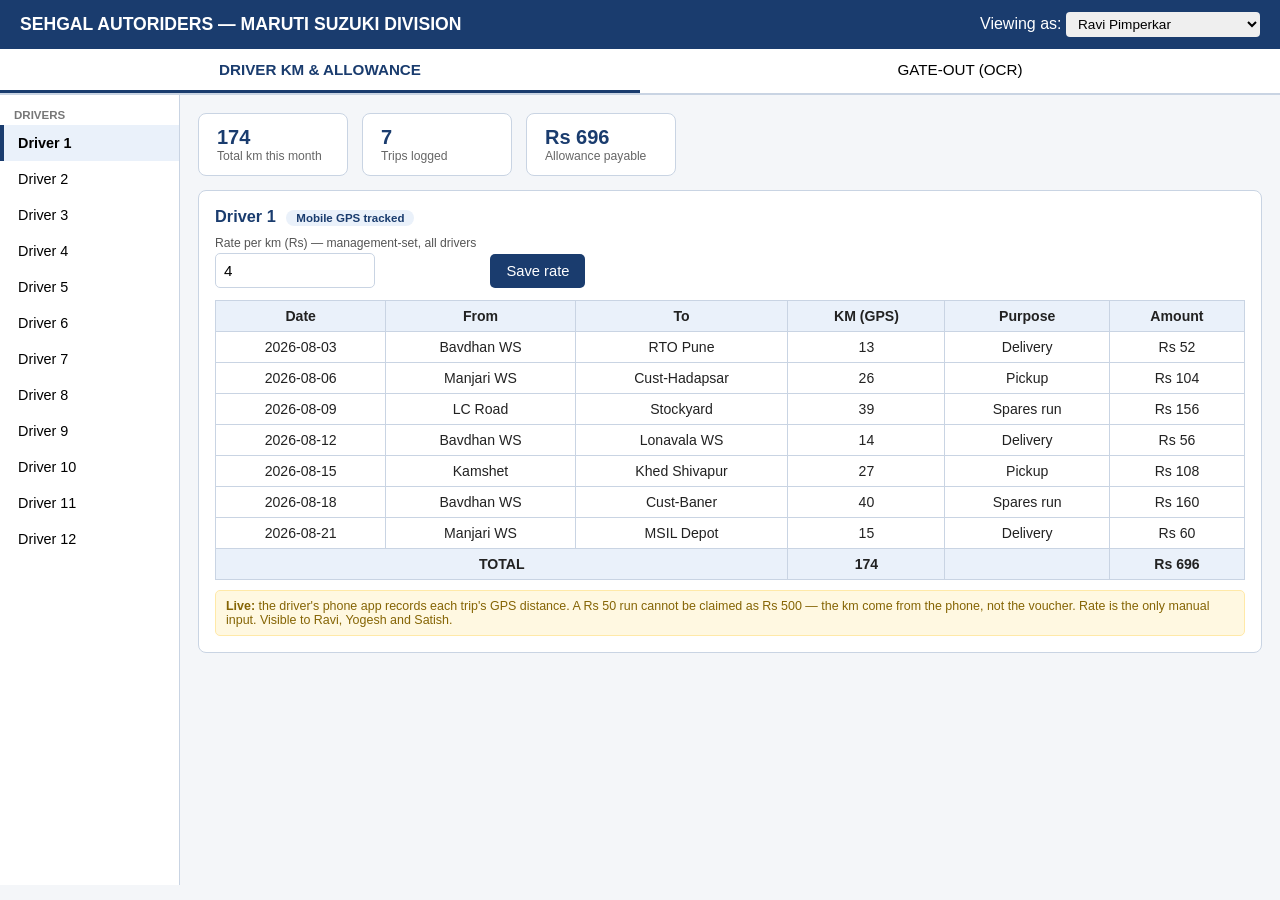
<file: index.html>
<!DOCTYPE html>
<html lang="en">
<head>
<meta charset="UTF-8">
<meta name="viewport" content="width=device-width, initial-scale=1.0">
<title>Sehgal Autoriders - Maruti Suzuki Division</title>
<style>
  * { margin:0; padding:0; box-sizing:border-box; font-family:'Segoe UI', Arial, sans-serif; }
  :root { --blue:#1a3c6e; --lightblue:#eaf1fa; --border:#c9d4e3; --green:#1e7d32; --red:#b23b3b; --amber:#b8860b; }
  body { background:#f4f6f9; color:#222; }
  header { background:var(--blue); color:#fff; padding:12px 20px; display:flex; justify-content:space-between; align-items:center; flex-wrap:wrap; gap:8px; }
  header h1 { font-size:1.1rem; font-weight:600; }
  header select { padding:4px 8px; border-radius:4px; border:none; font-size:.85rem; }
  nav { background:#fff; border-bottom:2px solid var(--border); display:flex; }
  nav button { flex:1; padding:12px; border:none; background:none; font-size:.95rem; cursor:pointer; border-bottom:3px solid transparent; }
  nav button.active { border-bottom-color:var(--blue); color:var(--blue); font-weight:600; }
  .layout { display:flex; min-height:calc(100vh - 110px); }
  aside { width:180px; background:#fff; border-right:1px solid var(--border); padding:10px 0; overflow-y:auto; }
  aside h3 { font-size:.72rem; text-transform:uppercase; color:#777; padding:4px 14px; }
  aside button { display:block; width:100%; text-align:left; padding:10px 14px; border:none; background:none; cursor:pointer; font-size:.9rem; border-left:4px solid transparent; }
  aside button.sel { background:var(--lightblue); border-left-color:var(--blue); font-weight:600; }
  main { flex:1; padding:18px; overflow-x:auto; }
  .card { background:#fff; border:1px solid var(--border); border-radius:8px; padding:16px; margin-bottom:16px; }
  .card h2 { font-size:1.02rem; color:var(--blue); margin-bottom:10px; }
  table { width:100%; border-collapse:collapse; font-size:.88rem; }
  th, td { border:1px solid var(--border); padding:7px 9px; text-align:center; }
  th { background:var(--lightblue); }
  .row-flex { display:flex; gap:14px; flex-wrap:wrap; align-items:end; margin-bottom:12px; }
  .field label { display:block; font-size:.76rem; color:#555; margin-bottom:3px; }
  .field input { padding:8px; border:1px solid var(--border); border-radius:5px; font-size:.95rem; width:160px; }
  .btn { background:var(--blue); color:#fff; border:none; padding:9px 16px; border-radius:5px; cursor:pointer; font-size:.92rem; }
  .btn.alt { background:#fff; color:var(--blue); border:1px solid var(--blue); }
  .note { font-size:.78rem; color:#856404; background:#fff8e1; border:1px solid #ffe9a8; padding:8px 10px; border-radius:5px; margin-top:10px; }
  .pill { display:inline-block; padding:2px 10px; border-radius:12px; font-size:.72rem; background:var(--lightblue); color:var(--blue); margin-left:6px; }
  .stat-row { display:flex; gap:14px; flex-wrap:wrap; margin-bottom:14px; }
  .stat { background:#fff; border:1px solid var(--border); border-radius:8px; padding:12px 18px; min-width:150px; }
  .stat .v { font-size:1.25rem; font-weight:700; color:var(--blue); }
  .stat .l { font-size:.76rem; color:#666; }
  /* OCR cascade */
  .ocr-tree { display:flex; flex-direction:column; gap:8px; margin:12px 0; }
  .engine { display:flex; align-items:center; gap:10px; padding:9px 12px; border:1px solid var(--border); border-radius:6px; background:#fafcff; font-size:.9rem; }
  .engine .dot { width:12px; height:12px; border-radius:50%; background:#ccc; flex-shrink:0; }
  .engine.trying .dot { background:var(--amber); animation:pulse 1s infinite; }
  .engine.ok .dot { background:var(--green); }
  .engine.fail .dot { background:var(--red); }
  .engine .arrow { color:#999; font-size:.8rem; }
  .engine small { color:#888; margin-left:auto; }
  @keyframes pulse { 0%,100%{opacity:1;} 50%{opacity:.35;} }
  .scanbox { border:2px dashed var(--border); border-radius:8px; padding:26px; text-align:center; color:#666; cursor:pointer; background:#fbfdff; }
  .scanbox:hover { border-color:var(--blue); }
  @media (max-width:700px){ .layout{flex-direction:column;} aside{width:100%; display:flex; overflow-x:auto;} aside h3{display:none;} aside button{white-space:nowrap; border-left:none; border-bottom:3px solid transparent;} aside button.sel{border-bottom-color:var(--blue);} }
</style>
</head>
<body>
<header>
  <h1>SEHGAL AUTORIDERS &mdash; MARUTI SUZUKI DIVISION</h1>
  <div>Viewing as:
    <select id="viewer">
      <option>Ravi Pimperkar</option><option>Yogesh Patil</option><option>Satish Ainapure (Finance)</option><option>Gate Guard</option>
    </select>
  </div>
</header>
<nav>
  <button id="tabD" class="active" onclick="showTab('drivers')">DRIVER KM &amp; ALLOWANCE</button>
  <button id="tabG" onclick="showTab('gate')">GATE-OUT (OCR)</button>
</nav>

<div class="layout" id="driversView">
  <aside id="driverList"><h3>Drivers</h3></aside>
  <main>
    <div class="stat-row">
      <div class="stat"><div class="v" id="stKm">0</div><div class="l">Total km this month</div></div>
      <div class="stat"><div class="v" id="stTrips">0</div><div class="l">Trips logged</div></div>
      <div class="stat"><div class="v" id="stAmt">Rs 0</div><div class="l">Allowance payable</div></div>
    </div>
    <div class="card">
      <h2 id="drvTitle">Driver 1 <span class="pill">Mobile GPS tracked</span></h2>
      <div class="row-flex">
        <div class="field"><label>Rate per km (Rs) &mdash; management-set, all drivers</label><input type="number" id="rate" min="0" step="0.5" value="4"></div>
        <button class="btn" onclick="saveRate()">Save rate</button>
      </div>
      <table id="tripTable">
        <thead><tr><th>Date</th><th>From</th><th>To</th><th>KM (GPS)</th><th>Purpose</th><th>Amount</th></tr></thead>
        <tbody></tbody>
        <tfoot><tr><th colspan="3">TOTAL</th><th id="ftKm">0</th><th></th><th id="ftAmt">Rs 0</th></tr></tfoot>
      </table>
      <div class="note"><b>Live:</b> the driver's phone app records each trip's GPS distance. A Rs 50 run cannot be claimed as Rs 500 &mdash; the km come from the phone, not the voucher. Rate is the only manual input. Visible to Ravi, Yogesh and Satish.</div>
    </div>
  </main>
</div>

<div class="layout" id="gateView" style="display:none">
  <main>
    <div class="card">
      <h2>GATE-OUT SCAN (Guard screen)</h2>
      <div class="scanbox" onclick="document.getElementById('photo').click()">
        Tap to photograph the gate pass + number plate<br><small>(camera on the guard's tablet)</small>
      </div>
      <input type="file" id="photo" accept="image/*" capture="environment" style="display:none" onchange="runOCR()">
      <div class="ocr-tree" id="ocrTree">
        <div class="engine" id="eng0"><span class="dot"></span> 1. Google <b>Gemini</b> vision <span class="arrow">(primary reader)</span><small>waiting</small></div>
        <div class="engine" id="eng1"><span class="dot"></span> 2. Google <b>Cloud Vision API</b> <span class="arrow">(fallback if Gemini fails)</span><small>waiting</small></div>
        <div class="engine" id="eng2"><span class="dot"></span> 3. On-device <b>Document Scanner</b> OCR <span class="arrow">(final fallback, offline)</span><small>waiting</small></div>
        <div class="engine" id="eng3"><span class="dot"></span> 4. <b>Manual entry</b> <span class="arrow">(guard types it)</span><small>always available</small></div>
      </div>
      <div class="row-flex">
        <div class="field"><label>Gate pass no.</label><input id="gp" placeholder="GP-000123"></div>
        <div class="field"><label>Vehicle Reg No.</label><input id="reg" placeholder="MH12AB1234"></div>
        <div class="field"><label>Job Card / Reason</label><input id="jc" placeholder="JC26001234 or Delivery"></div>
        <button class="btn" onclick="gateOut()">RECORD EXIT</button>
      </div>
      <div class="note"><b>OCR engine tree (as specified):</b> each photo is read by <b>Gemini</b> first; if it cannot read the plate/pass it falls to <b>Google Cloud Vision</b>; if that also fails (poor light, no network) the <b>on-device document scanner</b> reads it offline; the guard can always correct or type manually. Backend deployable on <b>Azure</b> or <b>AWS</b>. This page simulates the cascade &mdash; wire real API keys in the backend (endpoints are stubbed in the code as <code>OCR.endpoints</code>).</div>
    </div>
    <div class="card">
      <h2>EXIT LOG <span class="pill">Finance (Satish) view</span></h2>
      <p style="font-size:.82rem;color:#555;margin-bottom:8px">Every exit is matched later against DMS job cards. A vehicle that left with no JC shows in <b style="color:var(--red)">red</b> &mdash; that is the un-billed-exit leak your camera-OCR gate closes.</p>
      <table id="gateTable">
        <thead><tr><th>#</th><th>Date-Time</th><th>Gate Pass</th><th>Reg No</th><th>JC / Reason</th><th>Read by</th><th>Guard</th></tr></thead>
        <tbody></tbody>
      </table>
    </div>
  </main>
</div>

<script>
// ---- OCR cascade (stub: replace endpoints with real backend that holds the API keys) ----
const OCR = {
  endpoints: { gemini:"/api/ocr/gemini", cloudVision:"/api/ocr/cloud-vision", docScanner:"local" },
  // demo: deterministically decide which engine "succeeds" so the cascade is visible
  async read(seed){
    const steps=["eng0","eng1","eng2"];
    let winner = seed % 3; // 0 gemini, 1 vision, 2 scanner
    for(let i=0;i<steps.length;i++){
      setEng(steps[i],"trying","reading...");
      await wait(700);
      if(i<winner){ setEng(steps[i],"fail","could not read"); }
      else { setEng(steps[i],"ok","READ OK"); return {engine:["Gemini","Cloud Vision","Doc Scanner"][i], plate:demoPlate(seed), pass:"GP-"+String(1000+seed)}; }
    }
    setEng("eng3","ok","type manually"); return {engine:"Manual", plate:"", pass:""};
  }
};
function setEng(id,cls,msg){ const e=document.getElementById(id); e.className="engine "+cls; e.querySelector("small").textContent=msg; }
function resetEng(){ ["eng0","eng1","eng2","eng3"].forEach(id=>setEng(id,"","waiting")); }
function wait(ms){ return new Promise(r=>setTimeout(r,ms)); }
function demoPlate(s){ const l="ABCDEFGHJKLMNPQRSTUVWX"; return "MH12"+l[s%22]+l[(s*3)%22]+String(1000+(s*137)%9000); }
async function runOCR(){
  resetEng();
  const seed=Math.floor((Date.now()/1000))%97;
  const res=await OCR.read(seed);
  if(res.plate) document.getElementById("reg").value=res.plate;
  if(res.pass) document.getElementById("gp").value=res.pass;
  document.getElementById("gp").dataset.engine=res.engine;
}

const DRIVERS=12; let cur=1;
function demoTrips(d){ const routes=[["Bavdhan WS","Manjari WS"],["Bavdhan WS","RTO Pune"],["Manjari WS","Cust-Hadapsar"],["LC Road","Stockyard"],["Bavdhan WS","Lonavala WS"],["Kamshet","Khed Shivapur"],["Bavdhan WS","Cust-Baner"],["Manjari WS","MSIL Depot"]]; const t=[]; const n=4+(d*3)%5; for(let i=0;i<n;i++){ const r=routes[(d+i)%routes.length]; t.push({date:"2026-08-"+String(3+i*3).padStart(2,"0"),from:r[0],to:r[1],km:6+((d*7+i*13)%38),why:i%3==0?"Delivery":(i%3==1?"Pickup":"Spares run")}); } return t; }
function el(t,h){const e=document.createElement(t); e.innerHTML=h; return e;}
function renderList(){ const a=document.getElementById("driverList"); for(let i=1;i<=DRIVERS;i++){ const b=el("button","Driver "+i); b.id="drv"+i; b.onclick=()=>{cur=i;renderDriver();}; a.appendChild(b);} }
function saveRate(){ localStorage.setItem("kmRate",document.getElementById("rate").value); renderDriver(); }
function renderDriver(){ document.querySelectorAll("aside button").forEach(b=>b.classList.remove("sel")); document.getElementById("drv"+cur).classList.add("sel"); document.getElementById("drvTitle").innerHTML="Driver "+cur+' <span class="pill">Mobile GPS tracked</span>'; const rate=parseFloat(localStorage.getItem("kmRate")||document.getElementById("rate").value)||0; document.getElementById("rate").value=rate; const tb=document.querySelector("#tripTable tbody"); tb.innerHTML=""; let km=0; const trips=demoTrips(cur); trips.forEach(t=>{ km+=t.km; tb.appendChild(el("tr","<td>"+t.date+"</td><td>"+t.from+"</td><td>"+t.to+"</td><td>"+t.km+"</td><td>"+t.why+"</td><td>Rs "+(t.km*rate).toFixed(0)+"</td>")); }); document.getElementById("ftKm").textContent=km; document.getElementById("ftAmt").textContent="Rs "+(km*rate).toFixed(0); document.getElementById("stKm").textContent=km; document.getElementById("stTrips").textContent=trips.length; document.getElementById("stAmt").textContent="Rs "+(km*rate).toFixed(0); }
function showTab(t){ document.getElementById("driversView").style.display=t==="drivers"?"flex":"none"; document.getElementById("gateView").style.display=t==="gate"?"flex":"none"; document.getElementById("tabD").classList.toggle("active",t==="drivers"); document.getElementById("tabG").classList.toggle("active",t==="gate"); }
function gateOut(){ const gp=document.getElementById("gp").value.trim(),reg=document.getElementById("reg").value.trim().toUpperCase(),jc=document.getElementById("jc").value.trim(); if(!gp||!reg){alert("Gate pass and Reg No required");return;} const log=JSON.parse(localStorage.getItem("gateLog")||"[]"); log.unshift({dt:new Date().toLocaleString("en-IN"),gp:gp,reg:reg,jc:jc||"-",eng:document.getElementById("gp").dataset.engine||"Manual",by:document.getElementById("viewer").value}); localStorage.setItem("gateLog",JSON.stringify(log.slice(0,200))); document.getElementById("gp").value="";document.getElementById("reg").value="";document.getElementById("jc").value=""; resetEng(); renderGate(); }
function renderGate(){ const log=JSON.parse(localStorage.getItem("gateLog")||"[]"); const tb=document.querySelector("#gateTable tbody"); tb.innerHTML=""; log.forEach((x,i)=>{ const noJC=(x.jc==="-"||x.jc.toLowerCase()==="delivery"); tb.appendChild(el("tr","<td>"+(i+1)+"</td><td>"+x.dt+"</td><td>"+x.gp+"</td><td>"+x.reg+"</td><td"+(noJC?' style="color:#b23b3b;font-weight:600"':"")+">"+x.jc+"</td><td>"+x.eng+"</td><td>"+x.by+"</td>")); }); }
renderList(); renderDriver(); renderGate();
</script>
</body>
</html>
</file>
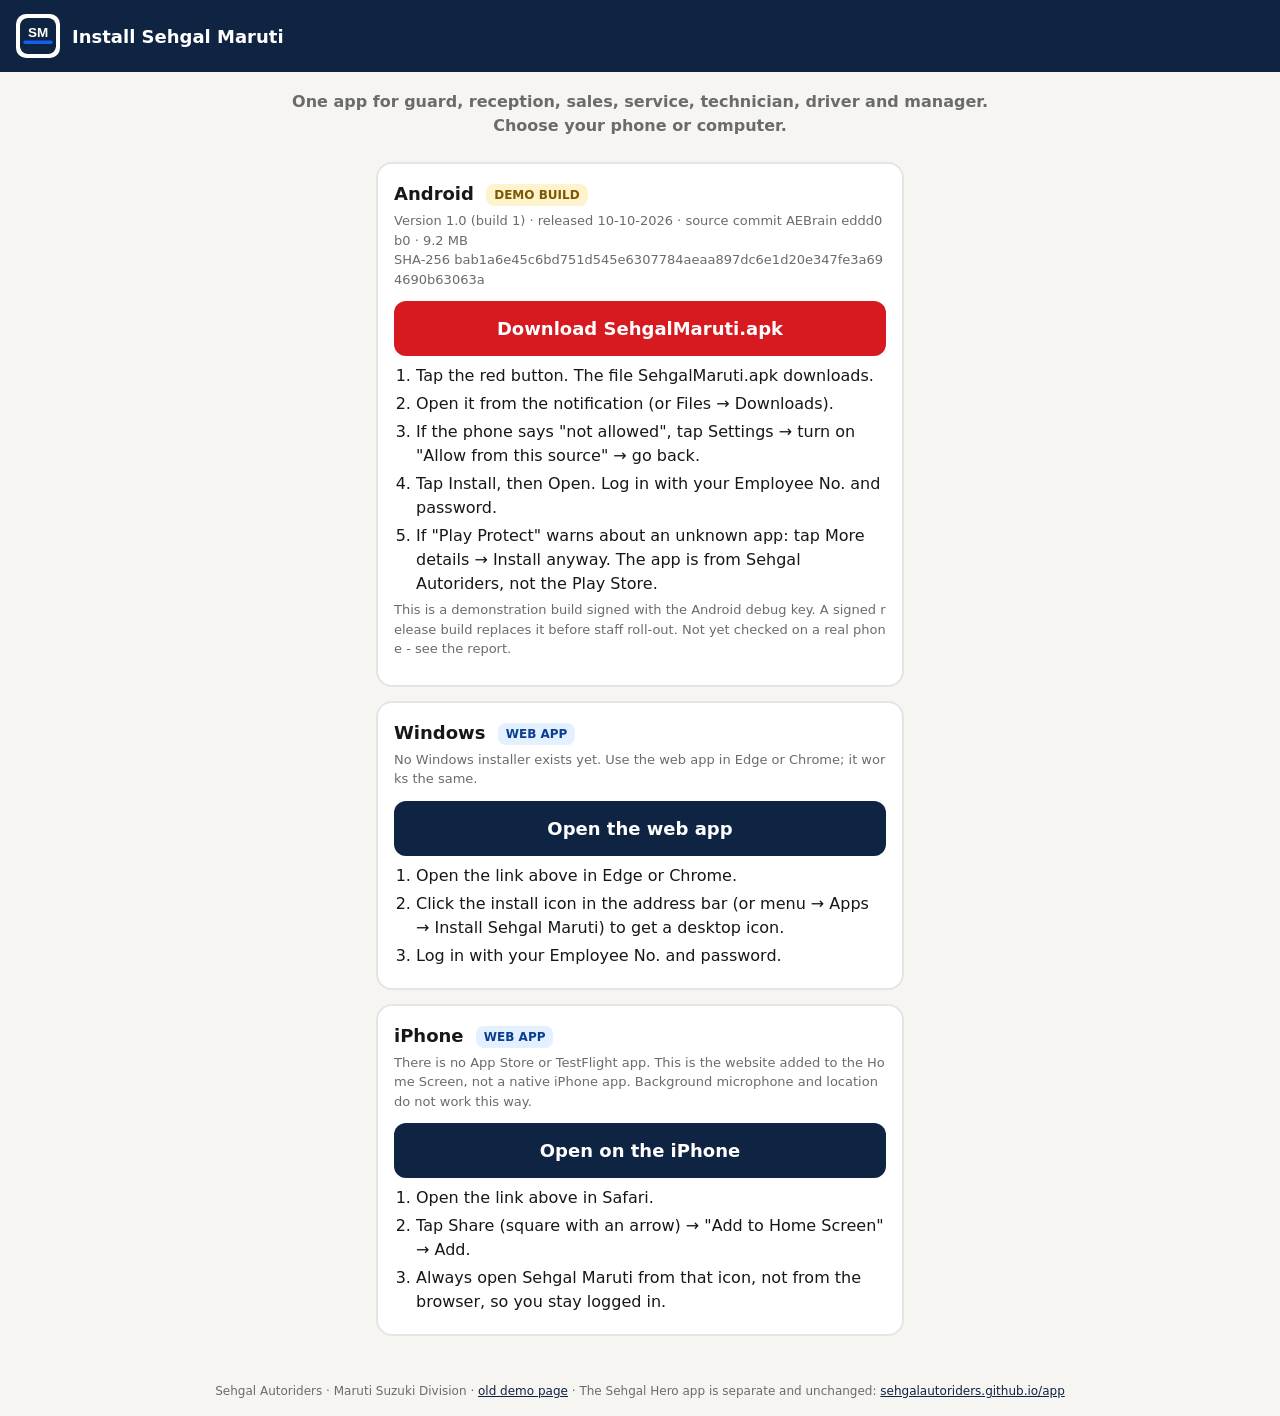
<file: install/index.html>
<!doctype html>
<html lang="en">
<head>
<meta charset="utf-8">
<meta name="viewport" content="width=device-width,initial-scale=1">
<meta name="robots" content="noindex">
<title>Install Sehgal Maruti</title>
<style>
  :root{--bg:#f6f5f2;--card:#fff;--ink:#171717;--mute:#6b6b6b;--line:#e5e5e5;--red:#d71920;--blue:#0f2342}
  *{box-sizing:border-box}
  body{margin:0;background:var(--bg);color:var(--ink);font:16px/1.5 system-ui,-apple-system,"Segoe UI",sans-serif}
  header{background:var(--blue);color:#fff;padding:14px 16px;display:flex;align-items:center;gap:12px}
  header img{width:44px;height:44px;border-radius:10px;background:#fff;padding:4px}
  header h1{font-size:18px;margin:0;flex:1}
  .pick{text-align:center;font-weight:700;color:var(--mute);margin:18px 16px 8px}
  main{max-width:560px;margin:0 auto;padding:16px}
  .card{background:var(--card);border:2px solid var(--line);border-radius:16px;padding:16px;margin-bottom:14px}
  .card h2{margin:0 0 4px;font-size:18px}
  .state{display:inline-block;font-size:12px;font-weight:800;border-radius:8px;padding:2px 8px;margin-left:6px;vertical-align:middle}
  .demo{background:#fff3cd;color:#7a5a00}.web{background:#e3f0ff;color:#0b3d91}.none{background:#eee;color:#555}
  .get{display:block;text-align:center;background:var(--red);color:#fff;text-decoration:none;font-weight:800;font-size:18px;padding:14px;border-radius:12px;margin:12px 0 8px}
  .get.blue{background:var(--blue)}
  .meta{color:var(--mute);font-size:13px;margin:0 0 10px;word-break:break-all}
  ol{margin:0;padding-left:22px}
  li{margin:4px 0}
  footer{color:var(--mute);font-size:12px;text-align:center;padding:16px}
  a.back{color:var(--blue)}
</style>
</head>
<body>
<header><img src="../app/icon.svg" alt=""><h1>Install Sehgal Maruti</h1></header>
<p class="pick">One app for guard, reception, sales, service, technician, driver and manager.<br>Choose your phone or computer.</p>
<main>

<div class="card">
  <h2>Android <span class="state demo">DEMO BUILD</span></h2>
  <p class="meta">Version 1.0 (build 1) · released 10-10-2026 · source commit AEBrain eddd0b0 · 9.2 MB<br>SHA-256 bab1a6e45c6bd751d545e6307784aeaa897dc6e1d20e347fe3a694690b63063a</p>
  <a class="get" href="SehgalMaruti.apk">Download SehgalMaruti.apk</a>
  <ol>
    <li>Tap the red button. The file SehgalMaruti.apk downloads.</li>
    <li>Open it from the notification (or Files → Downloads).</li>
    <li>If the phone says "not allowed", tap Settings → turn on "Allow from this source" → go back.</li>
    <li>Tap Install, then Open. Log in with your Employee No. and password.</li>
    <li>If "Play Protect" warns about an unknown app: tap More details → Install anyway. The app is from Sehgal Autoriders, not the Play Store.</li>
  </ol>
  <p class="meta">This is a demonstration build signed with the Android debug key. A signed release build replaces it before staff roll-out. Not yet checked on a real phone - see the report.</p>
</div>

<div class="card">
  <h2>Windows <span class="state web">WEB APP</span></h2>
  <p class="meta">No Windows installer exists yet. Use the web app in Edge or Chrome; it works the same.</p>
  <a class="get blue" href="../app/">Open the web app</a>
  <ol>
    <li>Open the link above in Edge or Chrome.</li>
    <li>Click the install icon in the address bar (or menu → Apps → Install Sehgal Maruti) to get a desktop icon.</li>
    <li>Log in with your Employee No. and password.</li>
  </ol>
</div>

<div class="card">
  <h2>iPhone <span class="state web">WEB APP</span></h2>
  <p class="meta">There is no App Store or TestFlight app. This is the website added to the Home Screen, not a native iPhone app. Background microphone and location do not work this way.</p>
  <a class="get blue" href="../app/">Open on the iPhone</a>
  <ol>
    <li>Open the link above in Safari.</li>
    <li>Tap Share (square with an arrow) → "Add to Home Screen" → Add.</li>
    <li>Always open Sehgal Maruti from that icon, not from the browser, so you stay logged in.</li>
  </ol>
</div>

</main>
<footer>Sehgal Autoriders · Maruti Suzuki Division · <a class="back" href="../">old demo page</a> · The Sehgal Hero app is separate and unchanged: <a class="back" href="https://sehgalautoriders.github.io/app/">sehgalautoriders.github.io/app</a></footer>
</body>
</html>
</file>
